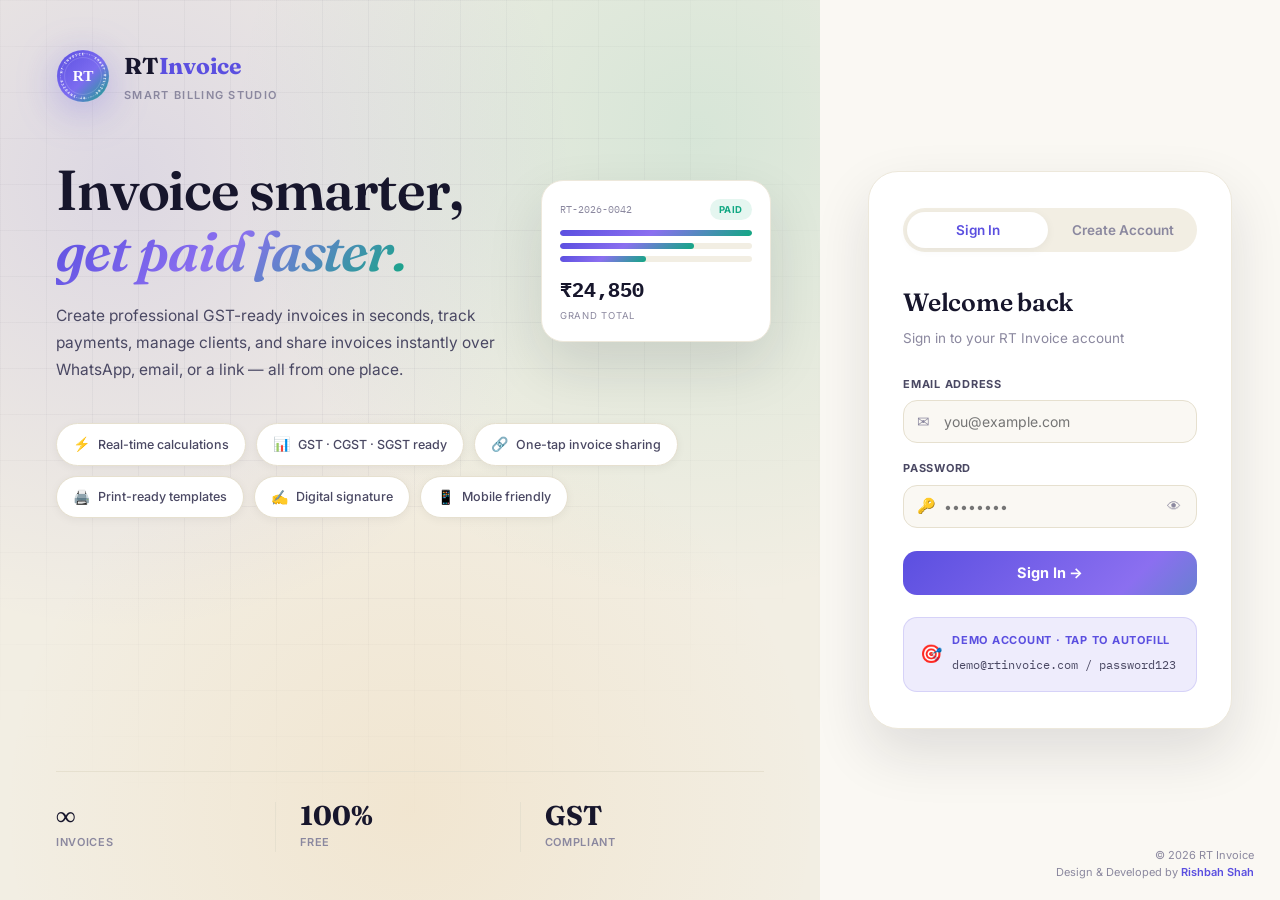
<file: index.html>
<!DOCTYPE html>
<html lang="en">

<head>
  <meta charset="UTF-8">
  <meta name="viewport" content="width=device-width, initial-scale=1.0, viewport-fit=cover">
  <title>RT Invoice · Smart Billing Platform</title>
  <meta name="description"
    content="Create professional GST-ready invoices in seconds. Track payments and share invoices instantly with RT Invoice.">
  <link rel="preconnect" href="https://fonts.googleapis.com">
  <link rel="preconnect" href="https://fonts.gstatic.com" crossorigin>
  <link rel="stylesheet" href="css/style.css">
  <link rel="stylesheet" href="css/login.css">
  <link rel="icon" type="image/svg+xml" href="assets/logo.svg">
</head>

<body>

  <div class="login-bg">

    <!-- ── Animated orbs ── -->
    <div class="orb orb-1"></div>
    <div class="orb orb-2"></div>
    <div class="orb orb-3"></div>

    <!-- ── Hero / Left ── -->
    <div class="login-hero">
      <div class="hero-grid"></div>

      <div class="hero-top">
        <!-- Brand -->
        <div class="brand-mark">
          <img class="brand-icon" src="assets/logo.svg" alt="RT Invoice logo — a stamped seal mark">
          <div>
            <div class="brand-name">RT<span>Invoice</span></div>
            <div class="brand-tagline">Smart Billing Studio</div>
          </div>
        </div>

        <!-- Headline -->
        <h1 class="hero-headline">
          Invoice smarter,<br>
          <span class="grad-text">get paid faster.</span>
        </h1>
        <p class="hero-sub">
          Create professional GST-ready invoices in seconds, track payments, manage clients,
          and share invoices instantly over WhatsApp, email, or a link — all from one place.
        </p>

        <!-- Feature Pills -->
        <div class="feature-pills">
          <div class="pill"><span class="pill-icon">⚡</span> Real-time calculations</div>
          <div class="pill"><span class="pill-icon">📊</span> GST · CGST · SGST ready</div>
          <div class="pill"><span class="pill-icon">🔗</span> One-tap invoice sharing</div>
          <div class="pill"><span class="pill-icon">🖨️</span> Print-ready templates</div>
          <div class="pill"><span class="pill-icon">✍️</span> Digital signature</div>
          <div class="pill"><span class="pill-icon">📱</span> Mobile friendly</div>
        </div>
      </div>

      <!-- Floating invoice mockup -->
      <div class="hero-float-card" aria-hidden="true">
        <div class="fc-row">
          <span class="fc-tag">RT-2026-0042</span>
          <span class="fc-status">Paid</span>
        </div>
        <div class="fc-bar"><span style="width:100%"></span></div>
        <div class="fc-bar"><span style="width:70%"></span></div>
        <div class="fc-bar"><span style="width:45%"></span></div>
        <div class="fc-amount">₹24,850</div>
        <div class="fc-label">Grand total</div>
      </div>

      <!-- Stats -->
      <div class="stats-row">
        <div class="stat">
          <div class="stat-num">∞</div>
          <div class="stat-label">Invoices</div>
        </div>
        <div class="stat">
          <div class="stat-num">100%</div>
          <div class="stat-label">Free</div>
        </div>
        <div class="stat">
          <div class="stat-num">GST</div>
          <div class="stat-label">Compliant</div>
        </div>
      </div>
    </div>

    <!-- ── Auth / Right ── -->
    <div class="login-auth">
      <div class="auth-card">

        <!-- Tabs -->
        <div class="auth-tabs">
          <button class="tab-btn active" data-tab="login" type="button">Sign In</button>
          <button class="tab-btn" data-tab="signup" type="button">Create Account</button>
        </div>

        <!-- Login Form -->
        <div id="loginForm" class="auth-form active">
          <h2 class="auth-title">Welcome back</h2>
          <p class="auth-sub">Sign in to your RT Invoice account</p>
          <form onsubmit="handleLogin(event)" autocomplete="on">
            <div class="input-group">
              <label for="loginEmail">Email Address</label>
              <div class="input-wrap">
                <span class="input-icon">✉</span>
                <input type="email" id="loginEmail" placeholder="you@example.com" required autocomplete="email">
              </div>
            </div>
            <div class="input-group">
              <label for="loginPassword">Password</label>
              <div class="input-wrap">
                <span class="input-icon">🔑</span>
                <input type="password" id="loginPassword" placeholder="••••••••" required
                  autocomplete="current-password">
                <button type="button" class="pw-toggle" data-target="loginPassword"
                  aria-label="Show password">👁</button>
              </div>
            </div>
            <button type="submit" class="auth-btn">Sign In →</button>
          </form>

          <div class="demo-box" id="fillDemo" role="button" tabindex="0">
            <span class="demo-box-icon">🎯</span>
            <div>
              <p>Demo Account · Tap to autofill</p>
              <code>demo@rtinvoice.com / password123</code>
            </div>
          </div>
        </div>

        <!-- Signup Form -->
        <div id="signupForm" class="auth-form">
          <h2 class="auth-title">Get started free</h2>
          <p class="auth-sub">Create your RT Invoice account today</p>
          <form onsubmit="handleSignup(event)" autocomplete="off">
            <div class="input-group">
              <label for="signupName">Full Name</label>
              <div class="input-wrap">
                <span class="input-icon">👤</span>
                <input type="text" id="signupName" placeholder="Rishbah Shah" required>
              </div>
            </div>
            <div class="input-group">
              <label for="signupEmail">Email Address</label>
              <div class="input-wrap">
                <span class="input-icon">✉</span>
                <input type="email" id="signupEmail" placeholder="you@example.com" required>
              </div>
            </div>
            <div class="input-group">
              <label for="signupPassword">Password</label>
              <div class="input-wrap">
                <span class="input-icon">🔑</span>
                <input type="password" id="signupPassword" placeholder="Min 6 characters" required minlength="6">
                <button type="button" class="pw-toggle" data-target="signupPassword"
                  aria-label="Show password">👁</button>
              </div>
              <div class="pw-strength" id="pwStrength"><span></span><span></span><span></span></div>
            </div>
            <div class="input-group">
              <label for="signupConfirmPassword">Confirm Password</label>
              <div class="input-wrap">
                <span class="input-icon">🔒</span>
                <input type="password" id="signupConfirmPassword" placeholder="Repeat password" required>
                <button type="button" class="pw-toggle" data-target="signupConfirmPassword"
                  aria-label="Show password">👁</button>
              </div>
            </div>
            <button type="submit" class="auth-btn">Create Free Account →</button>
          </form>
        </div>

      </div>

      <!-- Copyright -->
      <div class="login-copyright">
        © 2026 RT Invoice<br>
        Design &amp; Developed by <a href="#">Rishbah Shah</a>
      </div>
    </div>

  </div>

  <!-- Toast -->
  <div id="toast" class="toast hidden"></div>

  <script src="js/auth.js"></script>
</body>

</html>
</file>
<file: css/style.css>
/* =============================================
   RT INVOICE — Global Styles (Light Theme)
   Design & Developed by Rishbah Shah
   ============================================= */

@import url('https://fonts.googleapis.com/css2?family=Fraunces:opsz,wght@9..144,400;9..144,500;9..144,600;9..144,700;9..144,800&family=Inter:wght@400;500;600;700;800&family=IBM+Plex+Mono:wght@400;500;600;700&family=Caveat:wght@500;600;700&display=swap');

:root {
  /* ---- Paper / neutrals ---- */
  --paper: #faf8f3;
  --surface: #f2eee3;
  --surface-2: #ece7d8;
  --white: #ffffff;
  --border: #e6e0cf;
  --border-soft: #ede8db;

  /* ---- Ink ---- */
  --ink: #17162c;
  --ink-soft: #4a4863;
  --muted: #8b889f;

  /* ---- Brand ---- */
  --violet: #5b4fe0;
  --violet-dark: #4438c7;
  --violet-soft: #eeecfc;
  --emerald: #12a883;
  --emerald-soft: #e5f6f0;
  --amber: #ea9c2e;
  --amber-soft: #fdf1de;
  --rose: #e15a5f;
  --rose-soft: #fbe9e9;

  --grad: linear-gradient(135deg, #5b4fe0 0%, #8b6ff0 48%, #12a883 100%);
  --grad-warm: linear-gradient(135deg, #ea9c2e 0%, #e15a5f 100%);
  --grad-mesh: radial-gradient(circle at 15% 20%, rgba(91, 79, 224, 0.14) 0%, transparent 45%),
    radial-gradient(circle at 85% 15%, rgba(18, 168, 131, 0.12) 0%, transparent 45%),
    radial-gradient(circle at 50% 90%, rgba(234, 156, 46, 0.10) 0%, transparent 45%);

  --r-sm: 8px;
  --r-md: 14px;
  --r-lg: 22px;
  --r-xl: 30px;
  --r-full: 999px;

  --shadow-sm: 0 2px 10px rgba(23, 22, 44, 0.05);
  --shadow-md: 0 10px 28px rgba(23, 22, 44, 0.08);
  --shadow-lg: 0 24px 56px rgba(23, 22, 44, 0.12);
  --shadow-accent: 0 10px 30px rgba(91, 79, 224, 0.28);

  --font-display: 'Fraunces', serif;
  --font-body: 'Inter', sans-serif;
  --font-mono: 'IBM Plex Mono', monospace;
  --font-script: 'Caveat', cursive;

  --ease-spring: cubic-bezier(0.34, 1.56, 0.64, 1);
  --ease-smooth: cubic-bezier(0.4, 0, 0.2, 1);
}

*,
*::before,
*::after {
  margin: 0;
  padding: 0;
  box-sizing: border-box;
}

html {
  scroll-behavior: smooth;
}

body {
  font-family: var(--font-body);
  background: var(--paper);
  color: var(--ink);
  line-height: 1.6;
  -webkit-font-smoothing: antialiased;
  -moz-osx-font-smoothing: grayscale;
}

@media (prefers-reduced-motion: reduce) {

  *,
  *::before,
  *::after {
    animation-duration: 0.001ms !important;
    animation-iteration-count: 1 !important;
    transition-duration: 0.001ms !important;
    scroll-behavior: auto !important;
  }
}

:focus-visible {
  outline: 2.5px solid var(--violet);
  outline-offset: 2px;
  border-radius: 4px;
}

/* ---- Scrollbar ---- */
::-webkit-scrollbar {
  width: 6px;
  height: 6px;
}

::-webkit-scrollbar-track {
  background: transparent;
}

::-webkit-scrollbar-thumb {
  background: var(--border);
  border-radius: 10px;
}

::-webkit-scrollbar-thumb:hover {
  background: var(--muted);
}

::selection {
  background: rgba(91, 79, 224, 0.16);
  color: var(--ink);
}

/* ---- Utilities ---- */
.hidden {
  display: none !important;
}

/* ---- Buttons ---- */
.btn-primary {
  font-family: var(--font-body);
  background: var(--grad);
  background-size: 160% 160%;
  color: var(--white);
  border: none;
  padding: 12px 26px;
  border-radius: var(--r-full);
  font-weight: 600;
  font-size: 14px;
  cursor: pointer;
  transition: transform 0.25s var(--ease-spring), box-shadow 0.25s var(--ease-smooth), background-position 0.5s;
  display: inline-flex;
  align-items: center;
  justify-content: center;
  gap: 8px;
  letter-spacing: 0.01em;
}

.btn-primary:hover {
  transform: translateY(-2px);
  box-shadow: var(--shadow-accent);
  background-position: 100% 0;
}

.btn-primary:active {
  transform: translateY(0) scale(0.98);
}

.btn-secondary {
  font-family: var(--font-body);
  background: var(--white);
  color: var(--ink);
  border: 1.5px solid var(--border);
  padding: 12px 26px;
  border-radius: var(--r-full);
  font-weight: 600;
  font-size: 14px;
  cursor: pointer;
  transition: all 0.2s var(--ease-smooth);
}

.btn-secondary:hover {
  border-color: var(--violet);
  color: var(--violet);
  background: var(--violet-soft);
  transform: translateY(-1px);
}

.btn-ghost {
  font-family: var(--font-body);
  background: transparent;
  color: var(--ink-soft);
  border: none;
  padding: 10px 18px;
  border-radius: var(--r-full);
  font-weight: 600;
  font-size: 13.5px;
  cursor: pointer;
  transition: all 0.2s var(--ease-smooth);
}

.btn-ghost:hover {
  background: var(--surface);
  color: var(--ink);
}

.btn-danger-ghost {
  font-family: var(--font-body);
  background: var(--rose-soft);
  color: var(--rose);
  border: 1.5px solid transparent;
  padding: 12px 24px;
  border-radius: var(--r-full);
  font-weight: 600;
  font-size: 14px;
  cursor: pointer;
  transition: all 0.2s var(--ease-smooth);
}

.btn-danger-ghost:hover {
  background: var(--rose);
  color: var(--white);
  transform: translateY(-1px);
}

/* ---- Form Fields ---- */
.form-field {
  display: flex;
  flex-direction: column;
  gap: 7px;
}

.form-field label {
  font-size: 11px;
  font-weight: 700;
  color: var(--muted);
  text-transform: uppercase;
  letter-spacing: 0.07em;
}

.form-field input,
.form-field textarea,
.form-field select {
  border: 1.5px solid var(--border);
  border-radius: var(--r-md);
  padding: 11px 14px;
  font-size: 14px;
  font-family: var(--font-body);
  color: var(--ink);
  background: var(--white);
  transition: all 0.2s var(--ease-smooth);
  outline: none;
}

.form-field input:focus,
.form-field textarea:focus,
.form-field select:focus {
  border-color: var(--violet);
  box-shadow: 0 0 0 4px rgba(91, 79, 224, 0.10);
}

.form-field textarea {
  resize: vertical;
  min-height: 68px;
  font-family: var(--font-body);
}

/* ---- Toast ---- */
.toast {
  position: fixed;
  bottom: 28px;
  right: 28px;
  background: var(--ink);
  color: var(--white);
  padding: 15px 22px;
  border-radius: var(--r-lg);
  font-weight: 500;
  font-size: 13.5px;
  z-index: 99999;
  animation: toastIn 0.4s var(--ease-spring);
  box-shadow: var(--shadow-lg);
  display: flex;
  align-items: center;
  gap: 10px;
  max-width: 360px;
  border-left: 3px solid var(--violet);
}

.toast::before {
  content: '✓';
  font-size: 16px;
  color: #4fe0b0;
  font-weight: 700;
  flex-shrink: 0;
}

.toast.error {
  border-left-color: var(--rose);
}

.toast.error::before {
  content: '✕';
  color: #ff8b8f;
}

.toast.warning {
  border-left-color: var(--amber);
}

.toast.warning::before {
  content: '⚠';
  color: var(--amber);
}

.toast.hidden {
  display: none;
}

@keyframes toastIn {
  from {
    transform: translateX(120%) scale(0.9);
    opacity: 0;
  }

  to {
    transform: translateX(0) scale(1);
    opacity: 1;
  }
}

@keyframes toastOut {
  from {
    transform: translateX(0) scale(1);
    opacity: 1;
  }

  to {
    transform: translateX(120%) scale(0.9);
    opacity: 0;
  }
}

.toast.leaving {
  animation: toastOut 0.3s var(--ease-smooth) forwards;
}

/* ---- Ambient gradient blobs (background decoration) ---- */
.orb {
  position: absolute;
  border-radius: 50%;
  filter: blur(70px);
  pointer-events: none;
  animation: orbFloat 10s ease-in-out infinite;
}

.orb-1 {
  width: 420px;
  height: 420px;
  background: radial-gradient(circle, rgba(91, 79, 224, 0.20) 0%, transparent 70%);
  top: -120px;
  left: -100px;
  animation-delay: 0s;
}

.orb-2 {
  width: 320px;
  height: 320px;
  background: radial-gradient(circle, rgba(18, 168, 131, 0.18) 0%, transparent 70%);
  top: 45%;
  right: -90px;
  animation-delay: -3.2s;
}

.orb-3 {
  width: 280px;
  height: 280px;
  background: radial-gradient(circle, rgba(234, 156, 46, 0.16) 0%, transparent 70%);
  bottom: 60px;
  left: 32%;
  animation-delay: -5.6s;
}

@keyframes orbFloat {

  0%,
  100% {
    transform: translate(0, 0) scale(1);
  }

  33% {
    transform: translate(22px, -28px) scale(1.06);
  }

  66% {
    transform: translate(-18px, 22px) scale(0.94);
  }
}

/* ---- Generic fade/rise-in used across pages ---- */
@keyframes riseIn {
  from {
    opacity: 0;
    transform: translateY(16px);
  }

  to {
    opacity: 1;
    transform: translateY(0);
  }
}

@keyframes fadeIn {
  from {
    opacity: 0;
  }

  to {
    opacity: 1;
  }
}

@keyframes popIn {
  from {
    opacity: 0;
    transform: scale(0.92);
  }

  to {
    opacity: 1;
    transform: scale(1);
  }
}

/* ---- Signature / seal shared styles (used in invoice) ---- */
.rt-seal {
  display: inline-flex;
  align-items: center;
  justify-content: center;
  border-radius: 50%;
  background: var(--grad);
  color: var(--white);
  font-family: var(--font-display);
  font-weight: 700;
  flex-shrink: 0;
  position: relative;
}

.rt-seal::after {
  content: '';
  position: absolute;
  inset: 4px;
  border-radius: 50%;
  border: 1px dashed rgba(255, 255, 255, 0.55);
}
</file>
<file: css/login.css>
/* =============================================
   RT INVOICE — Login Page (Light Theme)
   Design & Developed by Rishbah Shah
   ============================================= */

.login-bg {
  min-height: 100vh;
  background: var(--paper);
  display: flex;
  align-items: stretch;
  position: relative;
  overflow: hidden;
}

/* ---- Hero Side ---- */
.login-hero {
  flex: 1.15;
  padding: 48px 56px;
  display: flex;
  flex-direction: column;
  justify-content: space-between;
  position: relative;
  overflow: hidden;
  background: var(--surface);
}

.login-hero::before {
  content: '';
  position: absolute;
  inset: 0;
  background: var(--grad-mesh);
  pointer-events: none;
}

.hero-grid {
  position: absolute;
  inset: 0;
  background-image:
    linear-gradient(rgba(23, 22, 44, 0.035) 1px, transparent 1px),
    linear-gradient(90deg, rgba(23, 22, 44, 0.035) 1px, transparent 1px);
  background-size: 46px 46px;
  z-index: 0;
  mask-image: radial-gradient(ellipse 80% 70% at 40% 30%, black 40%, transparent 90%);
}

.hero-top {
  position: relative;
  z-index: 2;
}

/* Brand */
.brand-mark {
  display: flex;
  align-items: center;
  gap: 14px;
  margin-bottom: 56px;
  animation: riseIn 0.7s var(--ease-smooth) both;
}

.brand-icon {
  width: 54px;
  height: 54px;
  flex-shrink: 0;
  filter: drop-shadow(0 8px 20px rgba(91, 78, 224, 0.35));
  animation: sealSpin 22s linear infinite;
}

@keyframes sealSpin {
  from {
    transform: rotate(0deg);
  }

  to {
    transform: rotate(360deg);
  }
}

.brand-name {
  font-family: var(--font-display);
  font-size: 23px;
  font-weight: 700;
  color: var(--ink);
  letter-spacing: -0.01em;
}

.brand-name span {
  color: var(--violet);
}

.brand-tagline {
  font-size: 11px;
  color: var(--muted);
  letter-spacing: 0.12em;
  text-transform: uppercase;
  margin-top: 2px;
  font-weight: 600;
}

.hero-headline {
  font-family: var(--font-display);
  font-size: clamp(38px, 4.4vw, 58px);
  font-weight: 600;
  color: var(--ink);
  line-height: 1.08;
  letter-spacing: -0.02em;
  margin-bottom: 20px;
  animation: riseIn 0.7s 0.08s var(--ease-smooth) both;
}

.hero-headline .grad-text {
  font-style: italic;
  font-weight: 600;
  background: var(--grad);
  -webkit-background-clip: text;
  -webkit-text-fill-color: transparent;
  background-clip: text;
}

.hero-sub {
  font-size: 15.5px;
  color: var(--ink-soft);
  max-width: 440px;
  line-height: 1.75;
  margin-bottom: 40px;
  animation: riseIn 0.7s 0.16s var(--ease-smooth) both;
}

/* Feature Pills */
.feature-pills {
  display: flex;
  flex-wrap: wrap;
  gap: 10px;
  margin-bottom: 44px;
  animation: riseIn 0.7s 0.24s var(--ease-smooth) both;
}

.pill {
  display: flex;
  align-items: center;
  gap: 8px;
  padding: 9px 16px;
  background: var(--white);
  border: 1px solid var(--border);
  border-radius: var(--r-full);
  font-size: 12.5px;
  font-weight: 500;
  color: var(--ink-soft);
  box-shadow: var(--shadow-sm);
  transition: all 0.25s var(--ease-smooth);
}

.pill:hover {
  border-color: var(--violet);
  color: var(--violet);
  transform: translateY(-2px);
  box-shadow: var(--shadow-md);
}

.pill-icon {
  font-size: 14px;
}

/* Floating invoice mockup card */
.hero-float-card {
  position: absolute;
  right: 6%;
  top: 20%;
  width: 230px;
  background: var(--white);
  border-radius: var(--r-lg);
  box-shadow: var(--shadow-lg);
  border: 1px solid var(--border-soft);
  padding: 18px;
  z-index: 2;
  animation: floatCard 7s ease-in-out infinite, riseIn 0.8s 0.3s var(--ease-smooth) both;
  transform: rotate(4deg);
}

@keyframes floatCard {

  0%,
  100% {
    transform: rotate(4deg) translateY(0);
  }

  50% {
    transform: rotate(2deg) translateY(-14px);
  }
}

.hero-float-card .fc-row {
  display: flex;
  justify-content: space-between;
  align-items: center;
  margin-bottom: 10px;
}

.hero-float-card .fc-tag {
  font-family: var(--font-mono);
  font-size: 10px;
  color: var(--muted);
}

.hero-float-card .fc-status {
  font-size: 9.5px;
  font-weight: 700;
  padding: 3px 9px;
  border-radius: var(--r-full);
  background: var(--emerald-soft);
  color: var(--emerald);
  text-transform: uppercase;
  letter-spacing: 0.05em;
}

.hero-float-card .fc-bar {
  height: 6px;
  border-radius: 4px;
  background: var(--surface);
  margin-bottom: 7px;
  overflow: hidden;
}

.hero-float-card .fc-bar span {
  display: block;
  height: 100%;
  background: var(--grad);
  border-radius: 4px;
}

.hero-float-card .fc-amount {
  font-family: var(--font-mono);
  font-size: 20px;
  font-weight: 700;
  color: var(--ink);
  margin-top: 12px;
}

.hero-float-card .fc-label {
  font-size: 9.5px;
  color: var(--muted);
  text-transform: uppercase;
  letter-spacing: 0.08em;
  margin-top: 2px;
}

/* Stats Row */
.stats-row {
  display: flex;
  gap: 0;
  padding-top: 30px;
  border-top: 1px solid var(--border);
  position: relative;
  z-index: 2;
  animation: riseIn 0.7s 0.32s var(--ease-smooth) both;
}

.stat {
  flex: 1;
  padding: 0 24px 0 0;
}

.stat+.stat {
  padding-left: 24px;
  border-left: 1px solid var(--border);
}

.stat-num {
  font-family: var(--font-display);
  font-size: 27px;
  font-weight: 700;
  color: var(--ink);
  line-height: 1;
}

.stat-label {
  font-size: 11px;
  color: var(--muted);
  margin-top: 5px;
  text-transform: uppercase;
  letter-spacing: 0.06em;
  font-weight: 600;
}

/* ---- Auth Side ---- */
.login-auth {
  width: min(460px, 42vw);
  background: var(--paper);
  display: flex;
  align-items: center;
  justify-content: center;
  padding: 48px;
  position: relative;
  z-index: 2;
}

.auth-card {
  width: 100%;
  background: var(--white);
  border: 1px solid var(--border-soft);
  border-radius: var(--r-xl);
  box-shadow: var(--shadow-lg);
  padding: 36px 34px;
  animation: popIn 0.55s var(--ease-spring) both;
}

/* Tabs */
.auth-tabs {
  display: flex;
  background: var(--surface);
  border-radius: var(--r-full);
  padding: 4px;
  gap: 4px;
  margin-bottom: 30px;
}

.tab-btn {
  flex: 1;
  padding: 10px 16px;
  background: transparent;
  border: none;
  border-radius: var(--r-full);
  font-family: var(--font-body);
  font-weight: 600;
  font-size: 13.5px;
  cursor: pointer;
  color: var(--muted);
  transition: all 0.25s var(--ease-smooth);
}

.tab-btn.active {
  background: var(--white);
  color: var(--violet);
  box-shadow: var(--shadow-sm);
}

/* Auth Form */
.auth-form {
  display: none;
}

.auth-form.active {
  display: block;
  animation: fadeUp 0.35s var(--ease-smooth);
}

@keyframes fadeUp {
  from {
    opacity: 0;
    transform: translateY(10px);
  }

  to {
    opacity: 1;
    transform: translateY(0);
  }
}

.auth-title {
  font-family: var(--font-display);
  font-size: 25px;
  font-weight: 600;
  color: var(--ink);
  margin-bottom: 6px;
  letter-spacing: -0.01em;
}

.auth-sub {
  font-size: 13.5px;
  color: var(--muted);
  margin-bottom: 26px;
}

.input-group {
  margin-bottom: 17px;
}

.input-group label {
  display: block;
  font-size: 11px;
  font-weight: 700;
  color: var(--ink-soft);
  margin-bottom: 7px;
  text-transform: uppercase;
  letter-spacing: 0.07em;
}

.input-wrap {
  position: relative;
}

.input-wrap .input-icon {
  position: absolute;
  left: 14px;
  top: 50%;
  transform: translateY(-50%);
  color: var(--muted);
  font-size: 15px;
  pointer-events: none;
}

.input-wrap input {
  width: 100%;
  padding: 12px 14px 12px 40px;
  border: 1.5px solid var(--border);
  border-radius: var(--r-md);
  font-size: 14px;
  font-family: var(--font-body);
  color: var(--ink);
  background: var(--paper);
  transition: all 0.2s var(--ease-smooth);
  outline: none;
}

.input-wrap input:focus {
  border-color: var(--violet);
  background: var(--white);
  box-shadow: 0 0 0 4px rgba(91, 79, 224, 0.10);
}

.pw-toggle {
  position: absolute;
  right: 12px;
  top: 50%;
  transform: translateY(-50%);
  background: none;
  border: none;
  cursor: pointer;
  font-size: 14px;
  color: var(--muted);
  padding: 4px;
}

.auth-btn {
  width: 100%;
  padding: 13.5px;
  background: var(--grad);
  background-size: 160% 160%;
  color: var(--white);
  border: none;
  border-radius: var(--r-md);
  font-family: var(--font-body);
  font-weight: 700;
  font-size: 14.5px;
  cursor: pointer;
  transition: all 0.25s var(--ease-smooth);
  margin-top: 6px;
  letter-spacing: 0.01em;
  position: relative;
  overflow: hidden;
}

.auth-btn:hover {
  transform: translateY(-2px);
  box-shadow: var(--shadow-accent);
  background-position: 100% 0;
}

.auth-btn:active {
  transform: translateY(0) scale(0.98);
}

.demo-box {
  margin-top: 22px;
  padding: 14px 16px;
  background: var(--violet-soft);
  border: 1px solid rgba(91, 79, 224, 0.16);
  border-radius: var(--r-md);
  display: flex;
  align-items: center;
  gap: 10px;
  cursor: pointer;
  transition: all 0.2s var(--ease-smooth);
}

.demo-box:hover {
  background: #e4e1fb;
  transform: translateY(-1px);
}

.demo-box-icon {
  font-size: 18px;
}

.demo-box p {
  font-size: 11px;
  font-weight: 700;
  color: var(--violet);
  text-transform: uppercase;
  letter-spacing: 0.07em;
  margin-bottom: 2px;
}

.demo-box code {
  font-size: 12px;
  color: var(--ink-soft);
  font-family: var(--font-mono);
}

/* Password strength */
.pw-strength {
  display: flex;
  gap: 4px;
  margin-top: 8px;
}

.pw-strength span {
  flex: 1;
  height: 4px;
  border-radius: 2px;
  background: var(--border);
  transition: background 0.25s var(--ease-smooth);
}

.pw-strength.weak span:nth-child(1) {
  background: var(--rose);
}

.pw-strength.medium span:nth-child(1),
.pw-strength.medium span:nth-child(2) {
  background: var(--amber);
}

.pw-strength.strong span {
  background: var(--emerald);
}

/* Copyright */
.login-copyright {
  position: absolute;
  bottom: 18px;
  right: 26px;
  font-size: 11px;
  color: var(--muted);
  text-align: right;
  z-index: 2;
}

.login-copyright a {
  color: var(--violet);
  text-decoration: none;
  font-weight: 600;
}

/* Responsive */
@media (max-width: 980px) {
  .hero-float-card {
    display: none;
  }
}

@media (max-width: 900px) {
  .login-bg {
    flex-direction: column;
  }

  .login-hero {
    padding: 36px 30px;
    flex: none;
  }

  .login-auth {
    width: 100%;
    padding: 36px 30px;
  }

  .hero-headline {
    font-size: 32px;
  }

  .stats-row {
    gap: 20px;
  }

  .feature-pills {
    margin-bottom: 28px;
  }
}

@media (max-width: 500px) {
  .login-hero {
    padding: 26px 18px;
  }

  .login-auth {
    padding: 24px 18px;
  }

  .auth-card {
    padding: 26px 20px;
  }

  .brand-mark {
    margin-bottom: 32px;
  }
}
</file>
<file: css/dashboard.css>
/* =============================================
   RT INVOICE — Dashboard Styles (Light Theme)
   Design & Developed by Rishbah Shah
   ============================================= */

.app {
  display: flex;
  min-height: 100vh;
  background: var(--paper);
}

/* =====================
   SIDEBAR
   ===================== */
.sidebar {
  width: 292px;
  background: var(--white);
  border-right: 1px solid var(--border);
  display: flex;
  flex-direction: column;
  position: fixed;
  height: 100vh;
  overflow-y: auto;
  z-index: 50;
  transition: transform 0.3s var(--ease-smooth);
}

.sidebar-top {
  padding: 24px 20px 20px;
  border-bottom: 1px solid var(--border);
  background: var(--surface);
  position: relative;
  overflow: hidden;
}

.sidebar-top::before {
  content: '';
  position: absolute;
  inset: 0;
  background: var(--grad-mesh);
  pointer-events: none;
}

.sidebar-brand {
  display: flex;
  align-items: center;
  gap: 11px;
  margin-bottom: 20px;
  position: relative;
  z-index: 1;
}

.sb-icon {
  width: 40px;
  height: 40px;
  flex-shrink: 0;
  filter: drop-shadow(0 4px 10px rgba(91, 79, 224, 0.30));
}

.sb-icon img {
  width: 100%;
  height: 100%;
  display: block;
}

.sb-brand-name {
  font-family: var(--font-display);
  font-size: 17px;
  font-weight: 700;
  color: var(--ink);
  letter-spacing: -0.01em;
  line-height: 1.15;
}

.sb-brand-name span {
  color: var(--violet);
}

.sb-brand-sub {
  font-size: 10px;
  color: var(--muted);
  text-transform: uppercase;
  letter-spacing: 0.09em;
  font-weight: 600;
}

/* User Profile */
.sb-user {
  display: flex;
  align-items: center;
  gap: 10px;
  padding: 12px 14px;
  background: var(--white);
  border: 1px solid var(--border);
  border-radius: var(--r-md);
  position: relative;
  z-index: 1;
  box-shadow: var(--shadow-sm);
}

.sb-avatar {
  width: 38px;
  height: 38px;
  background: var(--grad);
  border-radius: 50%;
  display: flex;
  align-items: center;
  justify-content: center;
  font-family: var(--font-display);
  font-size: 16px;
  font-weight: 700;
  color: var(--white);
  flex-shrink: 0;
}

.sb-user-name {
  font-size: 13px;
  font-weight: 700;
  color: var(--ink);
  display: block;
}

.sb-user-meta {
  font-size: 10px;
  color: var(--muted);
  text-transform: uppercase;
  letter-spacing: 0.07em;
}

.sb-signout {
  margin-left: auto;
  background: none;
  border: none;
  cursor: pointer;
  color: var(--muted);
  font-size: 18px;
  transition: all 0.2s;
  padding: 6px;
  display: flex;
  align-items: center;
  border-radius: 50%;
}

.sb-signout:hover {
  color: var(--rose);
  background: var(--rose-soft);
}

/* Search Section */
.sb-search {
  padding: 16px 18px 14px;
  border-bottom: 1px solid var(--border);
}

.sb-search-wrap {
  display: flex;
  align-items: center;
  gap: 8px;
  background: var(--surface);
  border: 1.5px solid var(--border);
  border-radius: var(--r-md);
  padding: 9px 13px;
  transition: border-color 0.2s;
}

.sb-search-wrap:focus-within {
  border-color: var(--violet);
  background: var(--white);
  box-shadow: 0 0 0 4px rgba(91, 79, 224, 0.08);
}

.sb-search-wrap svg {
  color: var(--muted);
  flex-shrink: 0;
}

.sb-search-wrap input {
  flex: 1;
  border: none;
  background: transparent;
  outline: none;
  font-size: 13px;
  color: var(--ink);
  font-family: var(--font-body);
}

.sb-meta {
  display: flex;
  justify-content: space-between;
  align-items: center;
  margin-top: 10px;
  font-size: 11px;
  color: var(--muted);
  font-weight: 600;
}

.sb-count {
  font-family: var(--font-mono);
  font-size: 19px;
  font-weight: 700;
  color: var(--violet);
  line-height: 1;
}

/* Invoice List */
.sb-list-area {
  flex: 1;
  overflow-y: auto;
  padding: 14px 14px 0;
}

.empty-state {
  text-align: center;
  padding: 44px 16px;
  color: var(--muted);
}

.empty-state-icon {
  font-size: 38px;
  margin-bottom: 10px;
  opacity: 0.6;
}

.empty-state p {
  font-size: 13px;
  font-weight: 600;
  margin-bottom: 4px;
  color: var(--ink-soft);
}

.empty-state span {
  font-size: 12px;
}

#invoiceList {
  display: flex;
  flex-direction: column;
  gap: 7px;
  padding-bottom: 14px;
}

.inv-card {
  background: var(--paper);
  border: 1.5px solid var(--border);
  border-radius: var(--r-md);
  padding: 12px 14px;
  cursor: pointer;
  transition: all 0.2s var(--ease-smooth);
  position: relative;
  overflow: hidden;
  animation: riseIn 0.3s var(--ease-smooth) both;
}

.inv-card::before {
  content: '';
  position: absolute;
  left: 0;
  top: 0;
  bottom: 0;
  width: 3px;
  background: var(--grad);
  opacity: 0;
  transition: opacity 0.2s;
}

.inv-card:hover {
  border-color: rgba(91, 79, 224, 0.35);
  background: var(--white);
  transform: translateX(3px);
  box-shadow: var(--shadow-sm);
}

.inv-card:hover::before,
.inv-card.active::before {
  opacity: 1;
}

.inv-card.active {
  border-color: rgba(91, 79, 224, 0.35);
  background: var(--violet-soft);
}

.inv-card-top {
  display: flex;
  justify-content: space-between;
  align-items: center;
  margin-bottom: 5px;
}

.inv-num {
  font-family: var(--font-mono);
  font-size: 10.5px;
  font-weight: 700;
  color: var(--violet);
  letter-spacing: 0.02em;
}

.inv-date {
  font-size: 10px;
  color: var(--muted);
}

.inv-customer {
  font-size: 13px;
  font-weight: 700;
  color: var(--ink);
  margin-bottom: 4px;
  white-space: nowrap;
  overflow: hidden;
  text-overflow: ellipsis;
}

.inv-amount {
  font-family: var(--font-mono);
  font-size: 14px;
  font-weight: 700;
  color: var(--ink);
}

/* Sidebar Copyright */
.sb-copyright {
  padding: 14px 18px;
  border-top: 1px solid var(--border);
  font-size: 10px;
  color: var(--muted);
  text-align: center;
  line-height: 1.5;
}

.sb-copyright strong {
  color: var(--ink-soft);
}

/* =====================
   MAIN CONTENT
   ===================== */
.main-area {
  flex: 1;
  margin-left: 292px;
  display: flex;
  flex-direction: column;
  min-height: 100vh;
}

/* Top Nav */
.top-bar {
  background: rgba(250, 248, 243, 0.85);
  backdrop-filter: blur(10px);
  border-bottom: 1px solid var(--border);
  padding: 18px 32px;
  display: flex;
  align-items: center;
  justify-content: space-between;
  position: sticky;
  top: 0;
  z-index: 40;
}

.top-bar-left h1 {
  font-family: var(--font-display);
  font-size: 23px;
  font-weight: 600;
  color: var(--ink);
  letter-spacing: -0.01em;
}

.top-bar-left p {
  font-size: 13px;
  color: var(--muted);
  margin-top: 1px;
}

.create-btn {
  background: var(--grad);
  background-size: 160% 160%;
  color: var(--white);
  border: none;
  padding: 12px 24px;
  border-radius: var(--r-full);
  font-family: var(--font-body);
  font-weight: 600;
  font-size: 14px;
  cursor: pointer;
  display: flex;
  align-items: center;
  gap: 7px;
  transition: all 0.25s var(--ease-smooth);
  letter-spacing: 0.01em;
}

.create-btn:hover {
  transform: translateY(-2px);
  box-shadow: var(--shadow-accent);
  background-position: 100% 0;
}

.create-btn:active {
  transform: translateY(0) scale(0.98);
}

/* Content Area */
.content-area {
  flex: 1;
  padding: 28px 32px;
}

/* Empty Preview */
.preview-empty {
  background: var(--white);
  border: 1.5px dashed var(--border);
  border-radius: var(--r-xl);
  min-height: 520px;
  display: flex;
  flex-direction: column;
  align-items: center;
  justify-content: center;
  text-align: center;
  padding: 60px 40px;
  animation: fadeIn 0.4s var(--ease-smooth);
}

.preview-empty-icon {
  width: 82px;
  height: 82px;
  background: var(--violet-soft);
  border-radius: var(--r-xl);
  display: flex;
  align-items: center;
  justify-content: center;
  font-size: 36px;
  margin: 0 auto 20px;
  animation: floatIcon 3.4s ease-in-out infinite;
}

@keyframes floatIcon {

  0%,
  100% {
    transform: translateY(0);
  }

  50% {
    transform: translateY(-8px);
  }
}

.preview-empty h3 {
  font-family: var(--font-display);
  font-size: 21px;
  font-weight: 600;
  color: var(--ink);
  margin-bottom: 8px;
}

.preview-empty p {
  font-size: 14px;
  color: var(--muted);
  max-width: 280px;
  margin-bottom: 24px;
}

.outline-btn {
  background: transparent;
  border: 1.5px solid var(--violet);
  color: var(--violet);
  padding: 10px 24px;
  border-radius: var(--r-full);
  font-family: var(--font-body);
  font-weight: 600;
  font-size: 13.5px;
  cursor: pointer;
  transition: all 0.2s var(--ease-smooth);
}

.outline-btn:hover {
  background: var(--violet);
  color: var(--white);
  transform: translateY(-1px);
  box-shadow: var(--shadow-accent);
}

/* Invoice Preview */
.invoice-preview-wrapper {
  animation: riseIn 0.4s var(--ease-smooth);
}

/* =====================
   INVOICE CARD (Preview) — styled like a real paper invoice
   ===================== */
.inv-paper {
  background: var(--white);
  border-radius: var(--r-xl);
  border: 1px solid var(--border);
  overflow: hidden;
  box-shadow: var(--shadow-md);
}

.inv-paper-top {
  background: var(--ink);
  padding: 32px 40px;
  display: flex;
  justify-content: space-between;
  align-items: flex-start;
  position: relative;
  overflow: hidden;
}

.inv-paper-top::before {
  content: '';
  position: absolute;
  inset: 0;
  background: radial-gradient(ellipse 70% 60% at 15% 40%, rgba(91, 79, 224, 0.35) 0%, transparent 60%),
    radial-gradient(ellipse 50% 50% at 90% 100%, rgba(18, 168, 131, 0.25) 0%, transparent 60%);
  pointer-events: none;
}

.inv-brand-row {
  display: flex;
  align-items: center;
  gap: 12px;
  position: relative;
  z-index: 1;
}

.inv-brand-row img {
  width: 40px;
  height: 40px;
  flex-shrink: 0;
}

.inv-co-name {
  font-family: var(--font-display);
  font-size: 22px;
  font-weight: 700;
  color: var(--white);
  letter-spacing: -0.01em;
}

.inv-co-name span {
  color: #7ee0c4;
}

.inv-co-details {
  font-size: 12px;
  color: rgba(255, 255, 255, 0.55);
  line-height: 1.8;
  margin-top: 8px;
  position: relative;
  z-index: 1;
}

.inv-title-block {
  text-align: right;
  position: relative;
  z-index: 1;
}

.inv-word {
  font-family: var(--font-display);
  font-size: 36px;
  font-weight: 700;
  color: rgba(255, 255, 255, 0.14);
  letter-spacing: 0.08em;
  line-height: 1;
  margin-bottom: 8px;
}

.inv-num-tag {
  font-family: var(--font-mono);
  font-size: 13px;
  font-weight: 700;
  color: var(--white);
  letter-spacing: 0.03em;
}

.inv-date-tag {
  font-size: 12px;
  color: rgba(255, 255, 255, 0.55);
  margin-top: 4px;
}

.inv-status-tag {
  display: inline-block;
  margin-top: 10px;
  font-size: 10.5px;
  font-weight: 700;
  padding: 4px 12px;
  border-radius: var(--r-full);
  text-transform: uppercase;
  letter-spacing: 0.06em;
  background: rgba(234, 156, 46, 0.20);
  color: #ffc978;
}

.inv-status-tag.is-paid {
  background: rgba(18, 168, 131, 0.22);
  color: #7ee0c4;
}

.inv-list-status {
  display: inline-block;
  font-size: 9.5px;
  font-weight: 700;
  padding: 2px 8px;
  border-radius: var(--r-full);
  text-transform: uppercase;
  letter-spacing: 0.05em;
  background: var(--amber-soft);
  color: var(--amber);
}

.inv-list-status.is-paid {
  background: var(--emerald-soft);
  color: var(--emerald);
}

.inv-paper-body {
  padding: 32px 40px;
}

.inv-billing-grid {
  display: grid;
  grid-template-columns: 1fr 1fr;
  gap: 32px;
  margin-bottom: 32px;
  padding-bottom: 24px;
  border-bottom: 1px solid var(--border);
}

.inv-section-label {
  font-size: 10px;
  font-weight: 700;
  color: var(--muted);
  text-transform: uppercase;
  letter-spacing: 0.1em;
  margin-bottom: 10px;
}

.inv-client-name {
  font-size: 16px;
  font-weight: 700;
  color: var(--ink);
  margin-bottom: 6px;
}

.inv-client-detail {
  font-size: 12.5px;
  color: var(--ink-soft);
  line-height: 1.8;
}

/* Items Table */
.inv-table {
  width: 100%;
  border-collapse: collapse;
  margin-bottom: 28px;
}

.inv-table thead tr {
  background: var(--surface);
}

.inv-table th {
  padding: 10px 14px;
  text-align: left;
  font-size: 11px;
  font-weight: 700;
  color: var(--muted);
  text-transform: uppercase;
  letter-spacing: 0.08em;
  border-bottom: 1.5px solid var(--border);
}

.inv-table th:last-child {
  text-align: right;
}

.inv-table td {
  padding: 12px 14px;
  font-size: 13.5px;
  color: var(--ink-soft);
  border-bottom: 1px solid var(--border);
  font-family: var(--font-mono);
}

.inv-table td:first-child {
  font-family: var(--font-body);
  color: var(--ink);
}

.inv-table td:last-child {
  text-align: right;
  font-weight: 700;
  color: var(--ink);
}

.inv-table tbody tr:hover td {
  background: var(--surface);
}

.inv-table tbody tr:last-child td {
  border-bottom: none;
}

/* Summary */
.inv-summary-row {
  display: flex;
  justify-content: flex-end;
  margin-bottom: 24px;
}

.inv-summary-box {
  width: 300px;
  background: var(--surface);
  border-radius: var(--r-lg);
  padding: 18px 22px;
}

.inv-sum-line {
  display: flex;
  justify-content: space-between;
  font-size: 13px;
  color: var(--ink-soft);
  padding: 5px 0;
  font-family: var(--font-mono);
}

.inv-sum-total {
  display: flex;
  justify-content: space-between;
  font-family: var(--font-display);
  font-size: 19px;
  font-weight: 700;
  color: var(--violet);
  border-top: 2px solid var(--border);
  margin-top: 8px;
  padding-top: 12px;
}

/* Payment Badge */
.inv-payment-badge {
  display: inline-flex;
  align-items: center;
  gap: 6px;
  padding: 6px 14px;
  background: var(--emerald-soft);
  border: 1px solid rgba(18, 168, 131, 0.25);
  border-radius: var(--r-full);
  font-size: 12px;
  font-weight: 700;
  color: var(--emerald);
  margin-bottom: 24px;
}

/* ---- Signature block (bottom of invoice) ---- */
.inv-signature-row {
  display: flex;
  justify-content: space-between;
  align-items: flex-end;
  padding-top: 24px;
  margin-top: 8px;
  gap: 20px;
  flex-wrap: wrap;
}

.inv-signature-note {
  font-size: 11.5px;
  color: var(--muted);
  max-width: 320px;
  line-height: 1.7;
}

.inv-signature-block {
  display: flex;
  align-items: center;
  gap: 14px;
}

.inv-signature-seal {
  width: 56px;
  height: 56px;
  font-size: 22px;
}

.inv-signature-seal::after {
  inset: 3px;
}

.inv-signature-text {
  text-align: right;
}

.inv-signature-script {
  font-family: var(--font-script);
  font-size: 34px;
  font-weight: 700;
  color: var(--ink);
  line-height: 1;
  transform: rotate(-2deg);
  display: inline-block;
}

.inv-signature-line {
  width: 168px;
  border-top: 1.5px solid var(--ink-soft);
  margin-top: 4px;
  padding-top: 5px;
}

.inv-signature-label {
  font-size: 10px;
  color: var(--muted);
  text-transform: uppercase;
  letter-spacing: 0.08em;
  font-weight: 700;
}

/* Action Row */
.inv-actions {
  display: flex;
  gap: 10px;
  justify-content: flex-end;
  flex-wrap: wrap;
  padding-top: 20px;
  border-top: 1px solid var(--border);
  margin-top: 20px;
  position: relative;
}

/* Share popover */
.share-wrap {
  position: relative;
  display: inline-flex;
}

.share-popover {
  position: absolute;
  bottom: calc(100% + 10px);
  right: 0;
  background: var(--white);
  border: 1px solid var(--border);
  border-radius: var(--r-lg);
  box-shadow: var(--shadow-lg);
  padding: 10px;
  width: 220px;
  z-index: 60;
  animation: popIn 0.2s var(--ease-spring);
  transform-origin: bottom right;
}

.share-popover.hidden {
  display: none;
}

.share-opt {
  display: flex;
  align-items: center;
  gap: 10px;
  width: 100%;
  padding: 10px 12px;
  border-radius: var(--r-md);
  background: none;
  border: none;
  cursor: pointer;
  font-family: var(--font-body);
  font-size: 13.5px;
  font-weight: 600;
  color: var(--ink-soft);
  text-align: left;
  transition: all 0.15s var(--ease-smooth);
}

.share-opt:hover {
  background: var(--surface);
  color: var(--ink);
}

.share-opt .share-emoji {
  font-size: 16px;
  width: 20px;
  text-align: center;
}

/* Copyright Footer inside paper */
.inv-footer {
  background: var(--surface);
  padding: 14px 40px;
  border-top: 1px solid var(--border);
  display: flex;
  justify-content: space-between;
  align-items: center;
  flex-wrap: wrap;
  gap: 6px;
}

.inv-footer-brand {
  font-family: var(--font-display);
  font-size: 12px;
  font-weight: 700;
  color: var(--violet);
  letter-spacing: -0.01em;
}

.inv-footer-credit {
  font-size: 11px;
  color: var(--muted);
}

/* =====================
   MODAL
   ===================== */
.modal-overlay {
  display: none;
  position: fixed;
  inset: 0;
  background: rgba(23, 22, 44, 0.55);
  backdrop-filter: blur(6px);
  z-index: 1000;
  align-items: center;
  justify-content: center;
  padding: 20px;
}

.modal-overlay.active {
  display: flex;
}

.modal-box {
  background: var(--white);
  border-radius: var(--r-xl);
  width: 100%;
  max-width: 780px;
  max-height: 88vh;
  overflow-y: auto;
  animation: modalUp 0.35s var(--ease-spring);
  box-shadow: 0 32px 80px rgba(23, 22, 44, 0.22);
}

@keyframes modalUp {
  from {
    transform: translateY(40px) scale(0.97);
    opacity: 0;
  }

  to {
    transform: translateY(0) scale(1);
    opacity: 1;
  }
}

.modal-head {
  display: flex;
  justify-content: space-between;
  align-items: center;
  padding: 22px 28px;
  border-bottom: 1px solid var(--border);
  background: var(--surface);
  border-radius: var(--r-xl) var(--r-xl) 0 0;
  position: sticky;
  top: 0;
  z-index: 2;
}

.modal-head h2 {
  font-family: var(--font-display);
  font-size: 18px;
  font-weight: 600;
  color: var(--ink);
  letter-spacing: -0.01em;
}

.modal-close {
  width: 32px;
  height: 32px;
  background: var(--white);
  border: 1px solid var(--border);
  border-radius: 50%;
  font-size: 18px;
  cursor: pointer;
  color: var(--muted);
  display: flex;
  align-items: center;
  justify-content: center;
  transition: all 0.2s;
}

.modal-close:hover {
  background: var(--rose-soft);
  color: var(--rose);
  border-color: var(--rose);
  transform: rotate(90deg);
}

/* Step Progress */
.step-indicator {
  display: flex;
  align-items: center;
  gap: 8px;
  padding: 20px 28px 0;
  margin-bottom: 24px;
}

.step-dot {
  width: 28px;
  height: 28px;
  border-radius: 50%;
  display: flex;
  align-items: center;
  justify-content: center;
  font-size: 11px;
  font-weight: 700;
  background: var(--surface);
  color: var(--muted);
  border: 1.5px solid var(--border);
  transition: all 0.3s;
}

.step-dot.active {
  background: var(--violet);
  color: var(--white);
  border-color: var(--violet);
  box-shadow: 0 0 0 4px rgba(91, 79, 224, 0.15);
}

.step-dot.done {
  background: var(--emerald);
  color: var(--white);
  border-color: var(--emerald);
}

.step-line {
  flex: 1;
  height: 2px;
  background: var(--border);
  border-radius: 10px;
  overflow: hidden;
}

.step-line-fill {
  height: 100%;
  background: var(--grad);
  width: 0;
  transition: width 0.4s var(--ease-smooth);
}

/* Modal Body */
.modal-body {
  padding: 0 28px 28px;
}

.modal-step {
  display: none;
}

.modal-step.active {
  display: block;
  animation: fadeUp 0.3s var(--ease-smooth);
}

@keyframes fadeUp {
  from {
    opacity: 0;
    transform: translateY(10px);
  }

  to {
    opacity: 1;
    transform: translateY(0);
  }
}

.modal-step-title {
  font-family: var(--font-display);
  font-size: 18px;
  font-weight: 600;
  color: var(--ink);
  margin-bottom: 20px;
  letter-spacing: -0.01em;
}

.form-grid {
  display: grid;
  grid-template-columns: 1fr 1fr;
  gap: 16px;
  margin-bottom: 24px;
}

.full {
  grid-column: 1 / -1;
}

/* Items Table in Modal */
.items-section {
  margin-bottom: 20px;
}

.modal-items-table {
  width: 100%;
  border-collapse: collapse;
  margin-bottom: 12px;
  border-radius: var(--r-md);
  overflow: hidden;
  border: 1px solid var(--border);
}

.modal-items-table th {
  padding: 9px 12px;
  background: var(--surface);
  font-size: 11px;
  font-weight: 700;
  color: var(--muted);
  text-transform: uppercase;
  letter-spacing: 0.07em;
  text-align: left;
  border-bottom: 1px solid var(--border);
}

.modal-items-table td {
  padding: 10px 12px;
  font-size: 13px;
  color: var(--ink-soft);
  border-bottom: 1px solid var(--border);
}

.modal-items-table tbody tr:last-child td {
  border-bottom: none;
}

.modal-items-table tbody tr:hover td {
  background: var(--surface);
}

.add-item-row {
  display: grid;
  grid-template-columns: 2fr 80px 120px auto;
  gap: 8px;
  align-items: end;
}

.add-item-row .form-field input {
  width: 100%;
}

.delete-item {
  background: none;
  border: none;
  color: var(--rose);
  cursor: pointer;
  font-size: 15px;
  padding: 5px 7px;
  border-radius: var(--r-sm);
  transition: all 0.2s;
}

.delete-item:hover {
  background: var(--rose-soft);
  transform: scale(1.1);
}

/* Tax & Settings */
.tax-grid {
  display: grid;
  grid-template-columns: repeat(3, 1fr);
  gap: 14px;
  margin-bottom: 20px;
}

/* Payment Options */
.payment-opts-label {
  font-size: 11px;
  font-weight: 700;
  color: var(--muted);
  text-transform: uppercase;
  letter-spacing: 0.07em;
  margin-bottom: 10px;
}

.payment-opts {
  display: flex;
  flex-wrap: wrap;
  gap: 8px;
  margin-bottom: 20px;
}

.pay-opt {
  display: flex;
  align-items: center;
  gap: 6px;
  padding: 8px 15px;
  border: 1.5px solid var(--border);
  border-radius: var(--r-full);
  font-size: 13px;
  font-weight: 600;
  color: var(--ink-soft);
  cursor: pointer;
  transition: all 0.2s;
}

.pay-opt:has(input:checked) {
  border-color: var(--violet);
  background: var(--violet-soft);
  color: var(--violet);
}

.pay-opt input {
  margin: 0;
  accent-color: var(--violet);
}

/* Summary Card */
.summary-card {
  background: var(--ink);
  border-radius: var(--r-lg);
  padding: 18px 22px;
  margin-bottom: 24px;
  position: relative;
  overflow: hidden;
}

.summary-card::before {
  content: '';
  position: absolute;
  inset: 0;
  background: radial-gradient(ellipse 60% 50% at 0% 100%, rgba(91, 79, 224, 0.35) 0%, transparent 60%);
  pointer-events: none;
}

.sum-line {
  display: flex;
  justify-content: space-between;
  font-size: 13px;
  color: rgba(255, 255, 255, 0.6);
  padding: 5px 0;
  position: relative;
  z-index: 1;
  font-family: var(--font-mono);
}

.sum-total {
  display: flex;
  justify-content: space-between;
  font-family: var(--font-display);
  font-size: 20px;
  font-weight: 700;
  color: var(--white);
  border-top: 1px solid rgba(255, 255, 255, 0.14);
  margin-top: 10px;
  padding-top: 14px;
  position: relative;
  z-index: 1;
}

.sum-total span:last-child {
  color: #7ee0c4;
}

/* Step Actions */
.step-actions {
  display: flex;
  justify-content: flex-end;
  gap: 10px;
  margin-top: 24px;
}

.step-actions.dual {
  justify-content: space-between;
}

/* =====================
   RESPONSIVE
   ===================== */
@media (max-width: 900px) {
  .sidebar {
    transform: translateX(-100%);
    z-index: 200;
    box-shadow: var(--shadow-lg);
  }

  .sidebar.open {
    transform: translateX(0);
  }

  .main-area {
    margin-left: 0;
  }

  .top-bar {
    padding: 16px 20px;
  }

  .content-area {
    padding: 20px;
  }

  .hamburger {
    display: flex !important;
  }
}

@media (max-width: 600px) {
  .form-grid {
    grid-template-columns: 1fr;
  }

  .full {
    grid-column: 1;
  }

  .tax-grid {
    grid-template-columns: 1fr;
  }

  .add-item-row {
    grid-template-columns: 1fr;
  }

  .inv-billing-grid {
    grid-template-columns: 1fr;
  }

  .inv-paper-top {
    flex-direction: column;
    gap: 16px;
  }

  .inv-title-block {
    text-align: left;
  }

  .inv-signature-row {
    flex-direction: column;
    align-items: flex-start;
  }

  .inv-signature-block {
    align-self: flex-end;
  }

  .share-popover {
    right: auto;
    left: 0;
  }
}

.hamburger {
  display: none;
  background: none;
  border: none;
  cursor: pointer;
  padding: 4px;
  flex-direction: column;
  gap: 5px;
  margin-right: 16px;
}

.hamburger span {
  display: block;
  width: 22px;
  height: 2px;
  background: var(--ink);
  border-radius: 2px;
  transition: all 0.25s;
}

/* =====================
   PRINT
   ===================== */
@media print {

  .sidebar,
  .top-bar,
  .modal-overlay,
  .inv-actions,
  .create-btn,
  .hamburger {
    display: none !important;
  }

  .main-area {
    margin-left: 0;
  }

  .content-area {
    padding: 0;
  }

  .inv-paper {
    box-shadow: none;
    border: none;
  }
}
</file>
